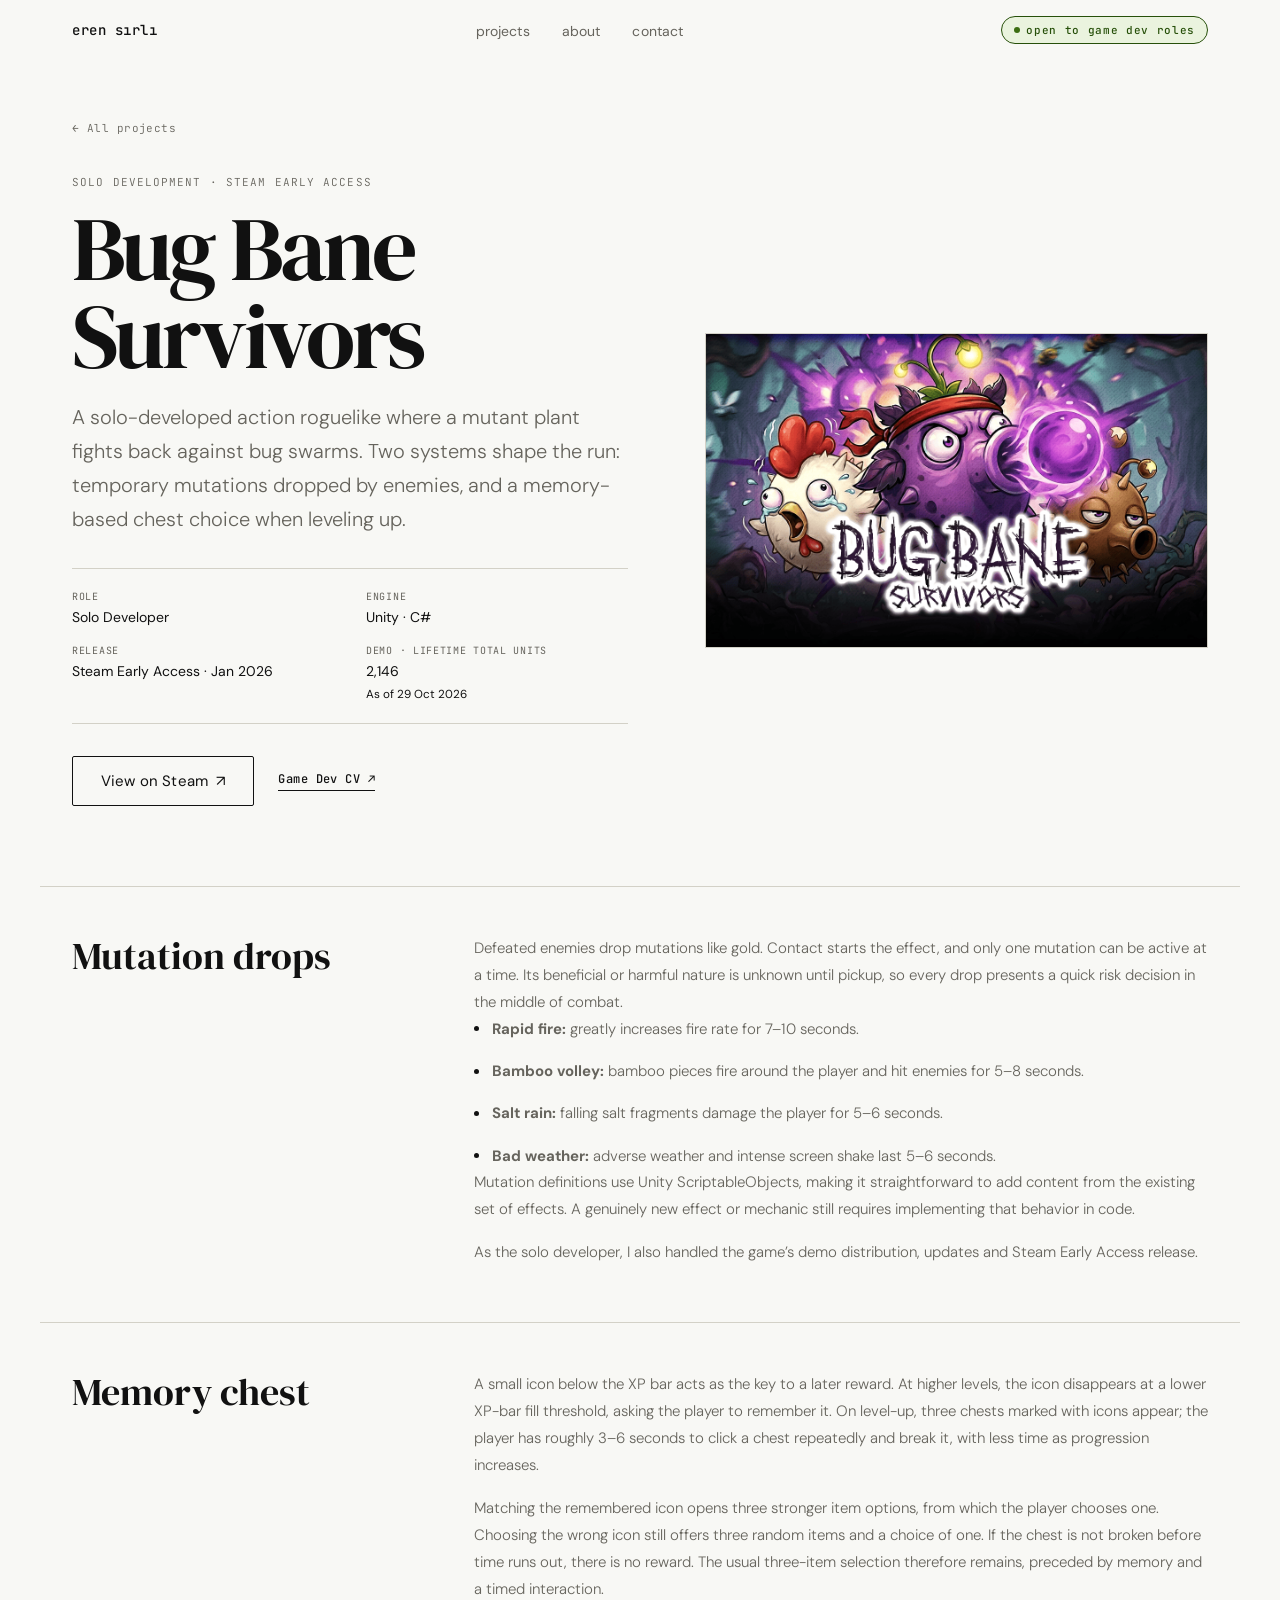
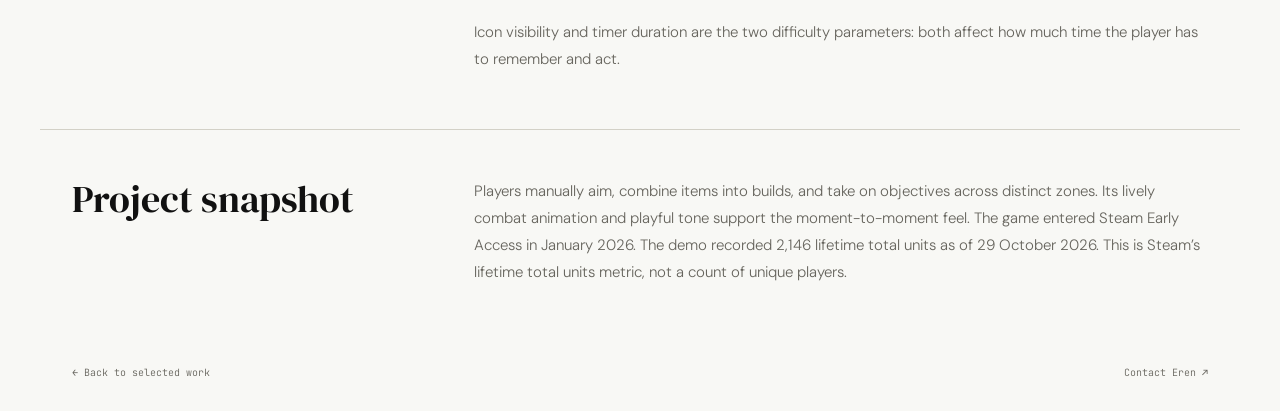
<file: projects/bug-bane.html>
<!DOCTYPE html>
<html lang="en"><head>
<meta charset="UTF-8"><meta name="viewport" content="width=device-width, initial-scale=1">
<meta name="description" content="Bug Bane Survivors is a solo Unity action roguelike by Eren Sırlı, featuring ScriptableObject-defined enemy drops and a timed memory-chest level-up choice.">
<meta name="theme-color" content="#F8F8F5"><meta property="og:type" content="article"><meta property="og:title" content="Bug Bane Survivors — Eren Sırlı"><meta property="og:description" content="A solo-developed action roguelike with temporary mutations, ScriptableObject content definitions and a memory-chest reward interaction."><meta property="og:image" content="https://sirlieren.github.io/assets/images/project1.png">
<link rel="canonical" href="https://sirlieren.github.io/projects/bug-bane.html">
<link rel="preconnect" href="https://fonts.googleapis.com"><link rel="preconnect" href="https://fonts.gstatic.com" crossorigin><link href="https://fonts.googleapis.com/css2?family=DM+Serif+Display:ital@0;1&family=DM+Sans:opsz,wght@9..40,300;9..40,400;9..40,500&family=JetBrains+Mono:wght@400;500&display=swap" rel="stylesheet">
<link rel="stylesheet" href="../css/style.css?v=00812410"><link rel="stylesheet" href="../css/project-detail.css"><title>Bug Bane Survivors — Eren Sırlı</title>
    <link rel="stylesheet" href="../css/motion.css?v=1b793032">
</head><body><nav id="navbar" aria-label="Primary navigation"><div class="nav-inner"><a href="../index.html#home" class="nav-logo">eren sırlı</a><ul class="nav-links"><li><a href="../index.html#projects">projects</a></li><li><a href="../index.html#about">about</a></li><li><a href="../index.html#contact">contact</a></li></ul><a href="../index.html#contact" class="nav-pill"><span class="pill-dot"></span><span>open to game dev roles</span></a></div></nav>
<main class="project-main"><header class="case-hero"><a class="case-back" href="../index.html#projects">← All projects</a><div class="case-hero-grid"><div class="case-hero-copy"><span class="case-eyebrow">Solo development · Steam Early Access</span><h1 class="case-title">Bug Bane<br>Survivors</h1><p class="case-lede">A solo-developed action roguelike where a mutant plant fights back against bug swarms. Two systems shape the run: temporary mutations dropped by enemies, and a memory-based chest choice when leveling up.</p><div class="case-facts"><div class="case-fact"><span>Role</span>Solo Developer</div><div class="case-fact"><span>Engine</span>Unity · C#</div><div class="case-fact"><span>Release</span>Steam Early Access · Jan 2026</div><div class="case-fact"><span>Demo · lifetime total units</span>2,146<br><small>As of <time datetime="2026-10-29">29 Oct 2026</time></small></div></div><div class="case-actions"><a class="cta" href="https://store.steampowered.com/app/3830770/Bug_Bane_Survivors/" target="_blank" rel="noopener noreferrer"><span>View on Steam</span><span class="cta-arrow">↗</span></a><a class="text-link" href="../assets/images/01ErenSirliResumeGD.pdf" target="_blank" rel="noopener noreferrer">Game Dev CV ↗</a></div></div><div class="case-hero-media"><a class="case-cover" href="https://store.steampowered.com/app/3830770/Bug_Bane_Survivors/" target="_blank" rel="noopener noreferrer"><img src="../assets/images/project1.png" alt="Bug Bane Survivors Steam artwork"></a></div></div></header>
<section class="case-section"><div class="case-section-grid"><h2>Mutation drops</h2><div class="case-copy"><p>Defeated enemies drop mutations like gold. Contact starts the effect, and only one mutation can be active at a time. Its beneficial or harmful nature is unknown until pickup, so every drop presents a quick risk decision in the middle of combat.</p><ul class="case-list"><li><strong>Rapid fire:</strong> greatly increases fire rate for 7–10 seconds.</li><li><strong>Bamboo volley:</strong> bamboo pieces fire around the player and hit enemies for 5–8 seconds.</li><li><strong>Salt rain:</strong> falling salt fragments damage the player for 5–6 seconds.</li><li><strong>Bad weather:</strong> adverse weather and intense screen shake last 5–6 seconds.</li></ul><p>Mutation definitions use Unity ScriptableObjects, making it straightforward to add content from the existing set of effects. A genuinely new effect or mechanic still requires implementing that behavior in code.</p><p>As the solo developer, I also handled the game’s demo distribution, updates and Steam Early Access release.</p></div></div></section>
<section class="case-section"><div class="case-section-grid"><h2>Memory chest</h2><div class="case-copy"><p>A small icon below the XP bar acts as the key to a later reward. At higher levels, the icon disappears at a lower XP-bar fill threshold, asking the player to remember it. On level-up, three chests marked with icons appear; the player has roughly 3–6 seconds to click a chest repeatedly and break it, with less time as progression increases.</p><p>Matching the remembered icon opens three stronger item options, from which the player chooses one. Choosing the wrong icon still offers three random items and a choice of one. If the chest is not broken before time runs out, there is no reward. The usual three-item selection therefore remains, preceded by memory and a timed interaction.</p><p>Icon visibility and timer duration are the two difficulty parameters: both affect how much time the player has to remember and act.</p></div></div></section>
<section class="case-section"><div class="case-section-grid"><h2>Project snapshot</h2><div class="case-copy"><p>Players manually aim, combine items into builds, and take on objectives across distinct zones. Its lively combat animation and playful tone support the moment-to-moment feel. The game entered Steam Early Access in January 2026. The demo recorded 2,146 lifetime total units as of 29 October 2026. This is Steam’s lifetime total units metric, not a count of unique players.</p></div></div></section>
</main><footer class="case-footer"><a href="../index.html#projects">← Back to selected work</a><a href="../index.html#contact">Contact Eren ↗</a></footer><script src="../js/motion.js?v=b4913215"></script></body></html>
</file>
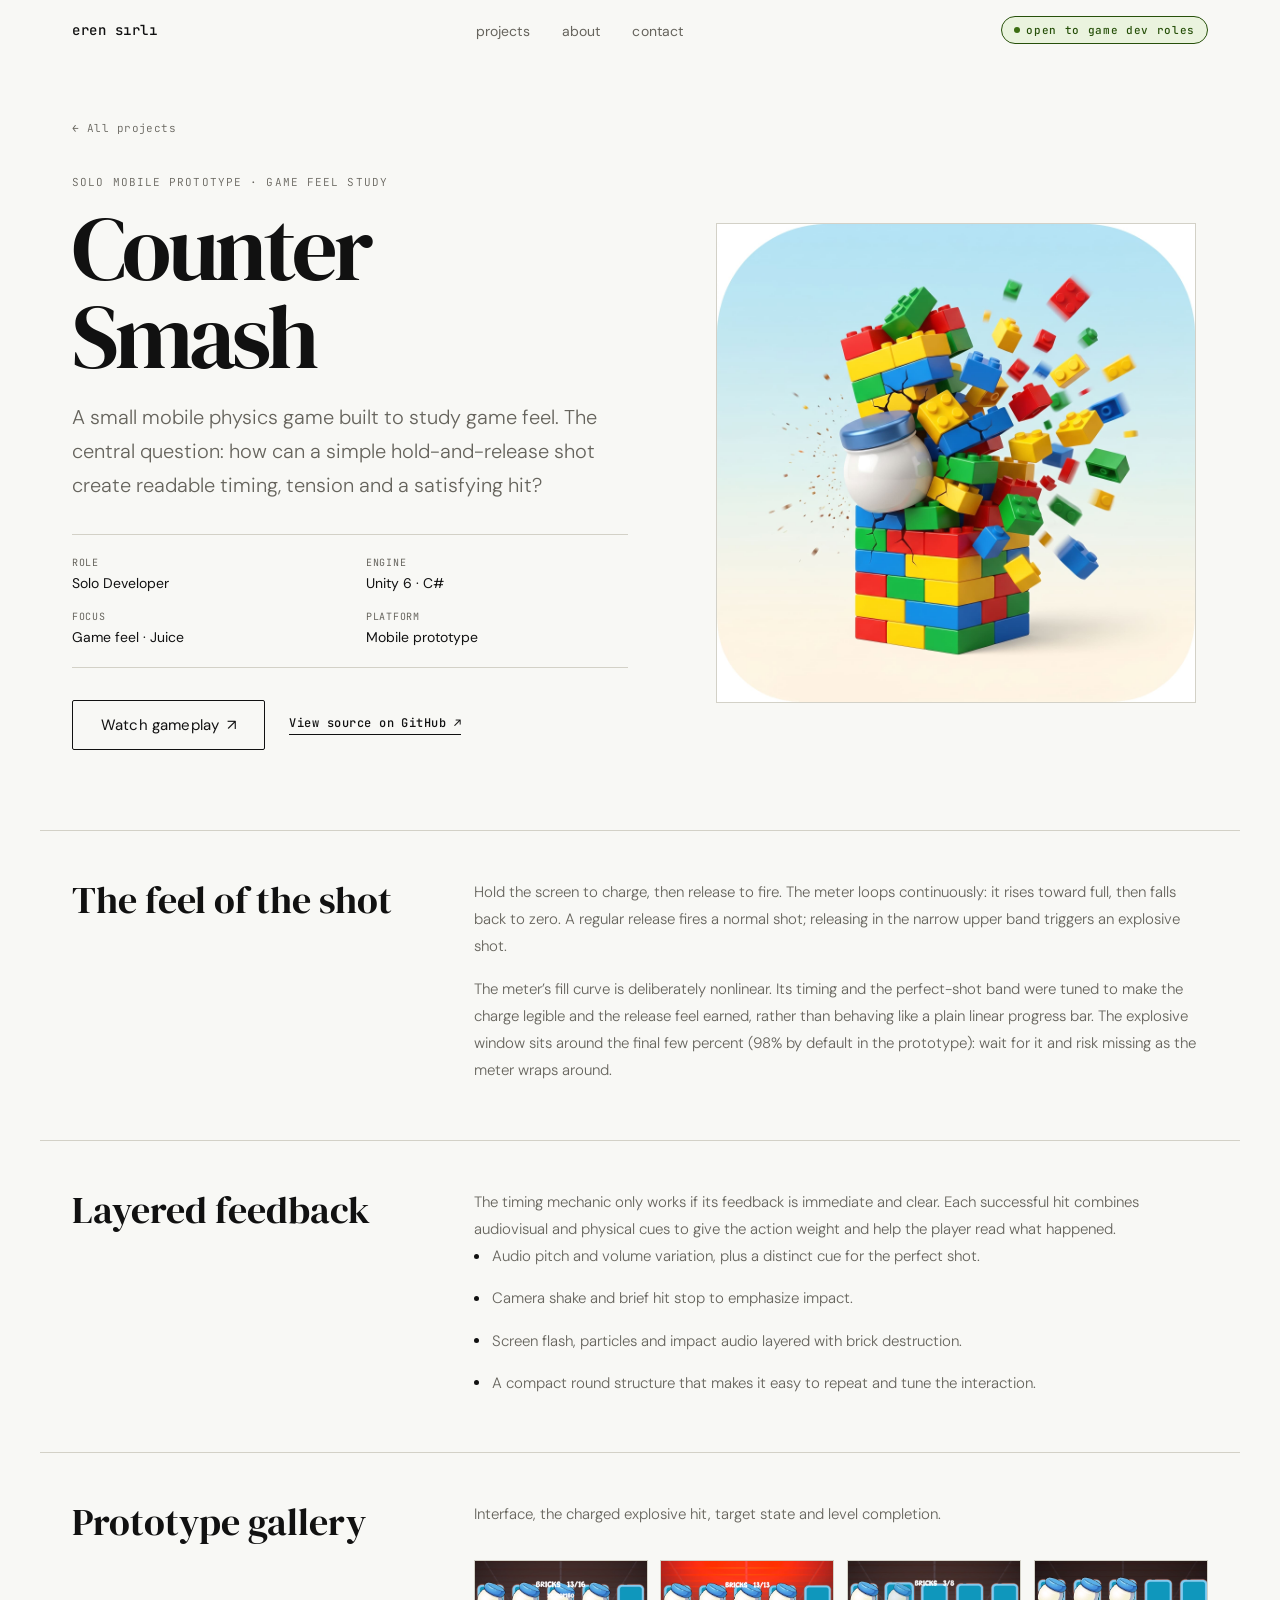
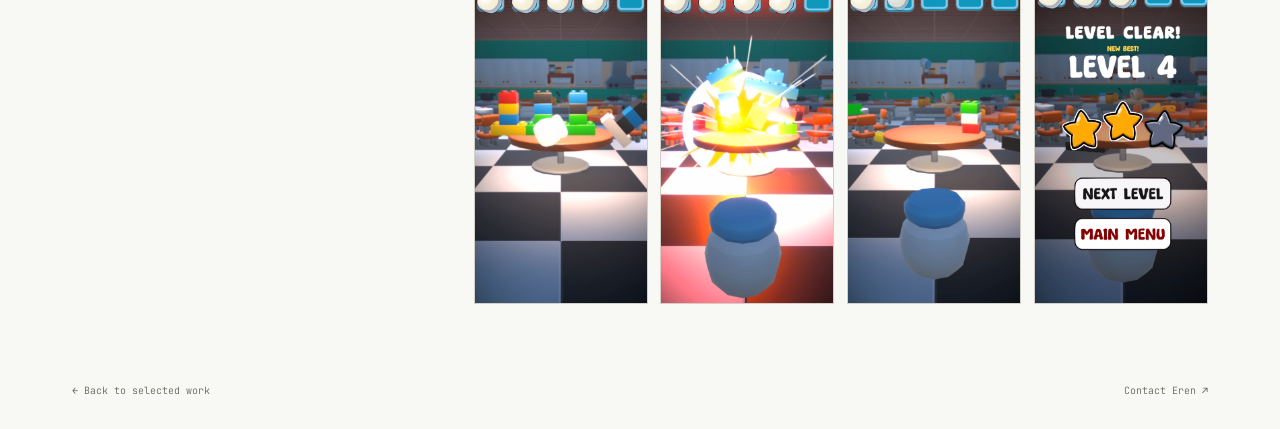
<file: projects/counter-smash.html>
<!DOCTYPE html>
<html lang="en"><head>
<meta charset="UTF-8"><meta name="viewport" content="width=device-width, initial-scale=1">
<meta name="description" content="Counter Smash is Eren Sırlı’s solo Unity 6 mobile prototype exploring game feel through a looping charge meter, high-risk explosive shots and responsive feedback.">
<meta name="theme-color" content="#F8F8F5"><meta property="og:type" content="article"><meta property="og:title" content="Counter Smash — Eren Sırlı"><meta property="og:description" content="A solo mobile prototype focused on game feel: charge timing, tension and tactile impact feedback."><meta property="og:image" content="https://sirlieren.github.io/assets/images/counter-smash/icon.jpeg">
<link rel="canonical" href="https://sirlieren.github.io/projects/counter-smash.html">
<link rel="preconnect" href="https://fonts.googleapis.com"><link rel="preconnect" href="https://fonts.gstatic.com" crossorigin><link href="https://fonts.googleapis.com/css2?family=DM+Serif+Display:ital@0;1&family=DM+Sans:opsz,wght@0,300;0,400;0,500&family=JetBrains+Mono:wght@400;500&display=swap" rel="stylesheet">
<link rel="stylesheet" href="../css/style.css?v=00812410"><link rel="stylesheet" href="../css/project-detail.css"><title>Counter Smash — Eren Sırlı</title>
    <link rel="stylesheet" href="../css/motion.css?v=1b793032">
</head><body><nav id="navbar" aria-label="Primary navigation"><div class="nav-inner"><a href="../index.html#home" class="nav-logo">eren sırlı</a><ul class="nav-links"><li><a href="../index.html#projects">projects</a></li><li><a href="../index.html#about">about</a></li><li><a href="../index.html#contact">contact</a></li></ul><a href="../index.html#contact" class="nav-pill"><span class="pill-dot"></span><span>open to game dev roles</span></a></div></nav>
<main class="project-main"><header class="case-hero"><a class="case-back" href="../index.html#projects">← All projects</a><div class="case-hero-grid"><div class="case-hero-copy"><span class="case-eyebrow">Solo mobile prototype · Game feel study</span><h1 class="case-title">Counter<br>Smash</h1><p class="case-lede">A small mobile physics game built to study game feel. The central question: how can a simple hold-and-release shot create readable timing, tension and a satisfying hit?</p><div class="case-facts"><div class="case-fact"><span>Role</span>Solo Developer</div><div class="case-fact"><span>Engine</span>Unity 6 · C#</div><div class="case-fact"><span>Focus</span>Game feel · Juice</div><div class="case-fact"><span>Platform</span>Mobile prototype</div></div><div class="case-actions"><a class="cta" href="https://www.youtube.com/shorts/d7HCrYggvNI" target="_blank" rel="noopener noreferrer"><span>Watch gameplay</span><span class="cta-arrow">↗</span></a><a class="text-link" href="https://github.com/sirlieren/Toy-Room-Smash" target="_blank" rel="noopener noreferrer">View source on GitHub ↗</a></div></div><div class="case-hero-media"><div class="case-cover" style="aspect-ratio:1;max-width:480px;margin:0 auto"><img src="../assets/images/counter-smash/icon.jpeg" alt="Counter Smash game icon: a ball smashing a colorful brick tower"></div></div></div></header>
<section class="case-section"><div class="case-section-grid"><h2>The feel of the shot</h2><div class="case-copy"><p>Hold the screen to charge, then release to fire. The meter loops continuously: it rises toward full, then falls back to zero. A regular release fires a normal shot; releasing in the narrow upper band triggers an explosive shot.</p><p>The meter’s fill curve is deliberately nonlinear. Its timing and the perfect-shot band were tuned to make the charge legible and the release feel earned, rather than behaving like a plain linear progress bar. The explosive window sits around the final few percent (98% by default in the prototype): wait for it and risk missing as the meter wraps around.</p></div></div></section>
<section class="case-section"><div class="case-section-grid"><h2>Layered feedback</h2><div class="case-copy"><p>The timing mechanic only works if its feedback is immediate and clear. Each successful hit combines audiovisual and physical cues to give the action weight and help the player read what happened.</p><ul class="case-list"><li>Audio pitch and volume variation, plus a distinct cue for the perfect shot.</li><li>Camera shake and brief hit stop to emphasize impact.</li><li>Screen flash, particles and impact audio layered with brick destruction.</li><li>A compact round structure that makes it easy to repeat and tune the interaction.</li></ul></div></div></section>
<section class="case-section"><div class="case-section-grid"><h2>Prototype gallery</h2><div class="case-copy"><p>Interface, the charged explosive hit, target state and level completion.</p><div class="case-gallery"><figure><img src="../assets/images/counter-smash/ss1.png" alt="Counter Smash setup and charge meter" loading="lazy"><figcaption>Setup and charge UI</figcaption></figure><figure><img src="../assets/images/counter-smash/ss2.png" alt="Explosive shot impact" loading="lazy"><figcaption>Explosive shot feedback</figcaption></figure><figure><img src="../assets/images/counter-smash/ss3.png" alt="Brick target gameplay" loading="lazy"><figcaption>Target destruction</figcaption></figure><figure><img src="../assets/images/counter-smash/ss4.png" alt="Counter Smash level cleared" loading="lazy"><figcaption>Level complete</figcaption></figure></div></div></div></section>
</main><footer class="case-footer"><a href="../index.html#projects">← Back to selected work</a><a href="../index.html#contact">Contact Eren ↗</a></footer><script src="../js/motion.js?v=b4913215"></script></body></html>
</file>
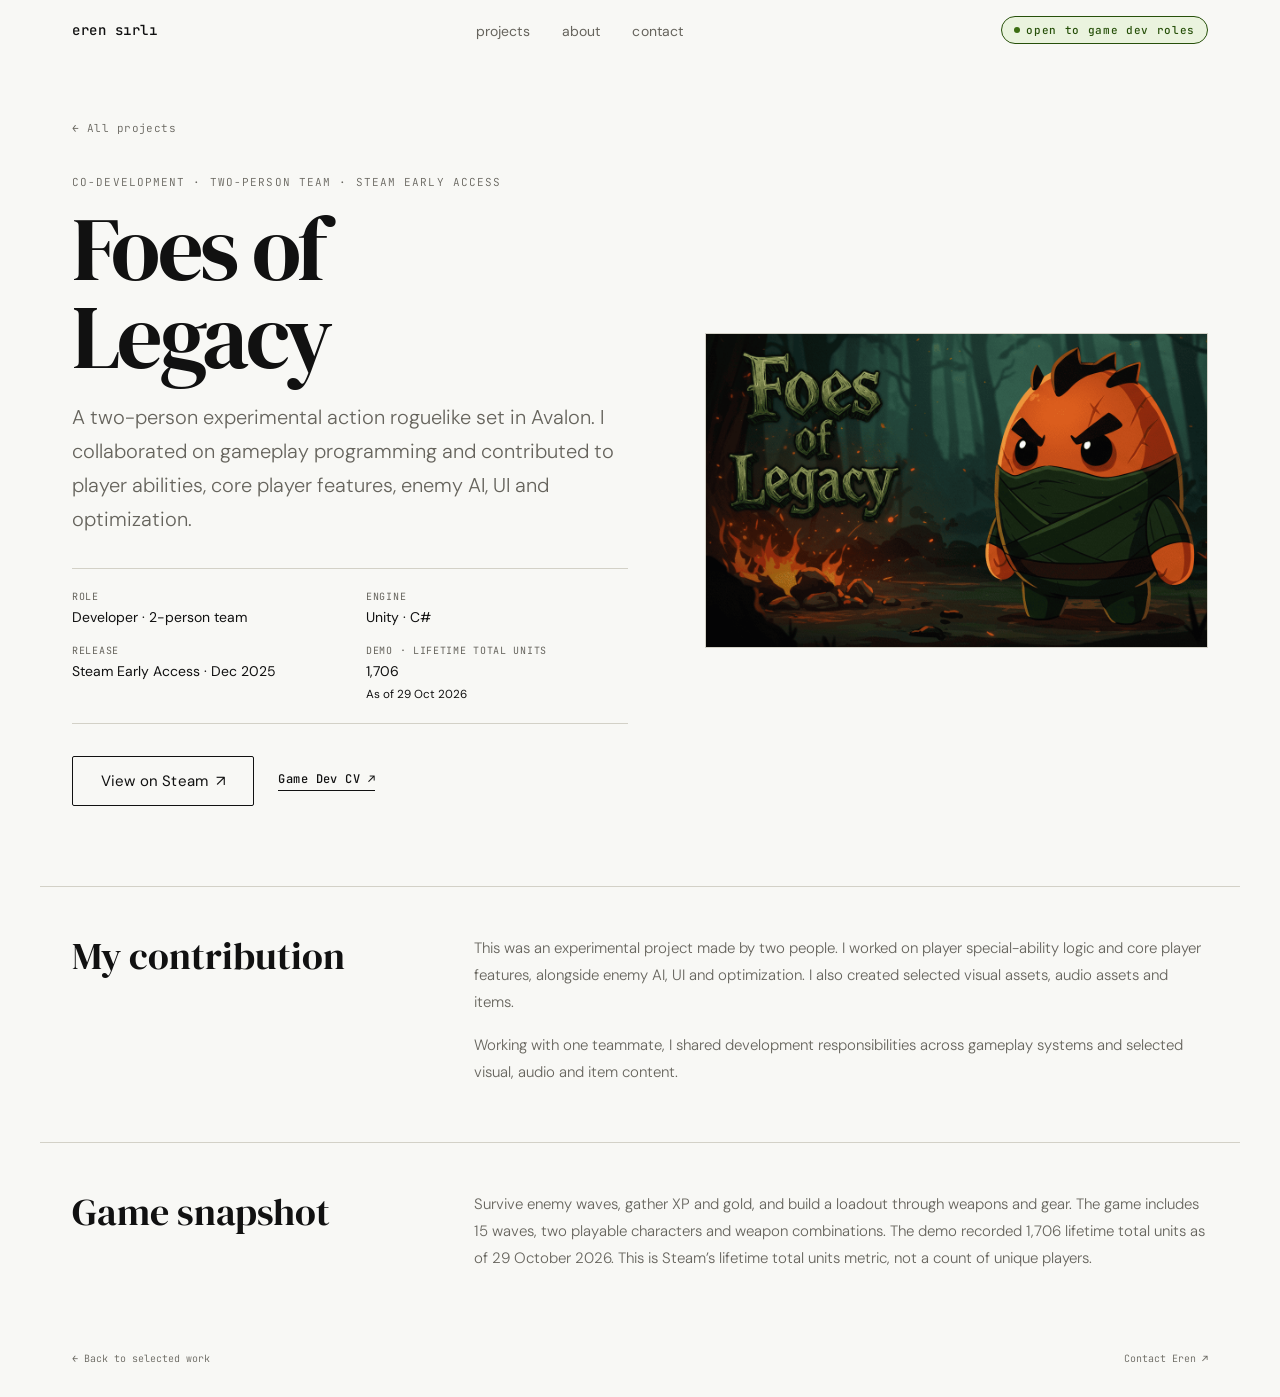
<file: projects/foes-of-legacy.html>
<!DOCTYPE html>
<html lang="en"><head>
<meta charset="UTF-8"><meta name="viewport" content="width=device-width, initial-scale=1">
<meta name="description" content="Foes of Legacy Survivors: a two-person Unity game project. Eren Sırlı contributed to player abilities, core player features, enemy AI, UI, optimization, and selected visual, audio, and item assets.">
<meta name="theme-color" content="#F8F8F5"><meta property="og:type" content="article"><meta property="og:title" content="Foes of Legacy: Survivors — Eren Sırlı"><meta property="og:description" content="A two-person team project spanning player abilities, enemy AI, UI, optimization and selected content creation."><meta property="og:image" content="https://sirlieren.github.io/assets/images/project4.png">
<link rel="canonical" href="https://sirlieren.github.io/projects/foes-of-legacy.html">
<link rel="preconnect" href="https://fonts.googleapis.com"><link rel="preconnect" href="https://fonts.gstatic.com" crossorigin><link href="https://fonts.googleapis.com/css2?family=DM+Serif+Display:ital@0;1&family=DM+Sans:opsz,wght@0,300;0,400;0,500&family=JetBrains+Mono:wght@400;500&display=swap" rel="stylesheet">
<link rel="stylesheet" href="../css/style.css?v=00812410"><link rel="stylesheet" href="../css/project-detail.css"><title>Foes of Legacy: Survivors — Eren Sırlı</title>
    <link rel="stylesheet" href="../css/motion.css?v=1b793032">
</head><body><nav id="navbar" aria-label="Primary navigation"><div class="nav-inner"><a href="../index.html#home" class="nav-logo">eren sırlı</a><ul class="nav-links"><li><a href="../index.html#projects">projects</a></li><li><a href="../index.html#about">about</a></li><li><a href="../index.html#contact">contact</a></li></ul><a href="../index.html#contact" class="nav-pill"><span class="pill-dot"></span><span>open to game dev roles</span></a></div></nav>
<main class="project-main"><header class="case-hero"><a class="case-back" href="../index.html#projects">← All projects</a><div class="case-hero-grid"><div class="case-hero-copy"><span class="case-eyebrow">Co-development · Two-person team · Steam Early Access</span><h1 class="case-title">Foes of<br>Legacy</h1><p class="case-lede">A two-person experimental action roguelike set in Avalon. I collaborated on gameplay programming and contributed to player abilities, core player features, enemy AI, UI and optimization.</p><div class="case-facts"><div class="case-fact"><span>Role</span>Developer · 2-person team</div><div class="case-fact"><span>Engine</span>Unity · C#</div><div class="case-fact"><span>Release</span>Steam Early Access · Dec 2025</div><div class="case-fact"><span>Demo · lifetime total units</span>1,706<br><small>As of <time datetime="2026-10-29">29 Oct 2026</time></small></div></div><div class="case-actions"><a class="cta" href="https://store.steampowered.com/app/3976130/Foes_of_Legacy_Survivors/" target="_blank" rel="noopener noreferrer"><span>View on Steam</span><span class="cta-arrow">↗</span></a><a class="text-link" href="../assets/images/01ErenSirliResumeGD.pdf" target="_blank" rel="noopener noreferrer">Game Dev CV ↗</a></div></div><div class="case-hero-media"><a class="case-cover" href="https://store.steampowered.com/app/3976130/Foes_of_Legacy_Survivors/" target="_blank" rel="noopener noreferrer"><img src="../assets/images/project4.png" alt="Foes of Legacy Survivors Steam artwork"></a></div></div></header>
<section class="case-section"><div class="case-section-grid"><h2>My contribution</h2><div class="case-copy"><p>This was an experimental project made by two people. I worked on player special-ability logic and core player features, alongside enemy AI, UI and optimization. I also created selected visual assets, audio assets and items.</p><p>Working with one teammate, I shared development responsibilities across gameplay systems and selected visual, audio and item content.</p></div></div></section>
<section class="case-section"><div class="case-section-grid"><h2>Game snapshot</h2><div class="case-copy"><p>Survive enemy waves, gather XP and gold, and build a loadout through weapons and gear. The game includes 15 waves, two playable characters and weapon combinations. The demo recorded 1,706 lifetime total units as of 29 October 2026. This is Steam’s lifetime total units metric, not a count of unique players.</p></div></div></section>
</main><footer class="case-footer"><a href="../index.html#projects">← Back to selected work</a><a href="../index.html#contact">Contact Eren ↗</a></footer><script src="../js/motion.js?v=b4913215"></script></body></html>
</file>
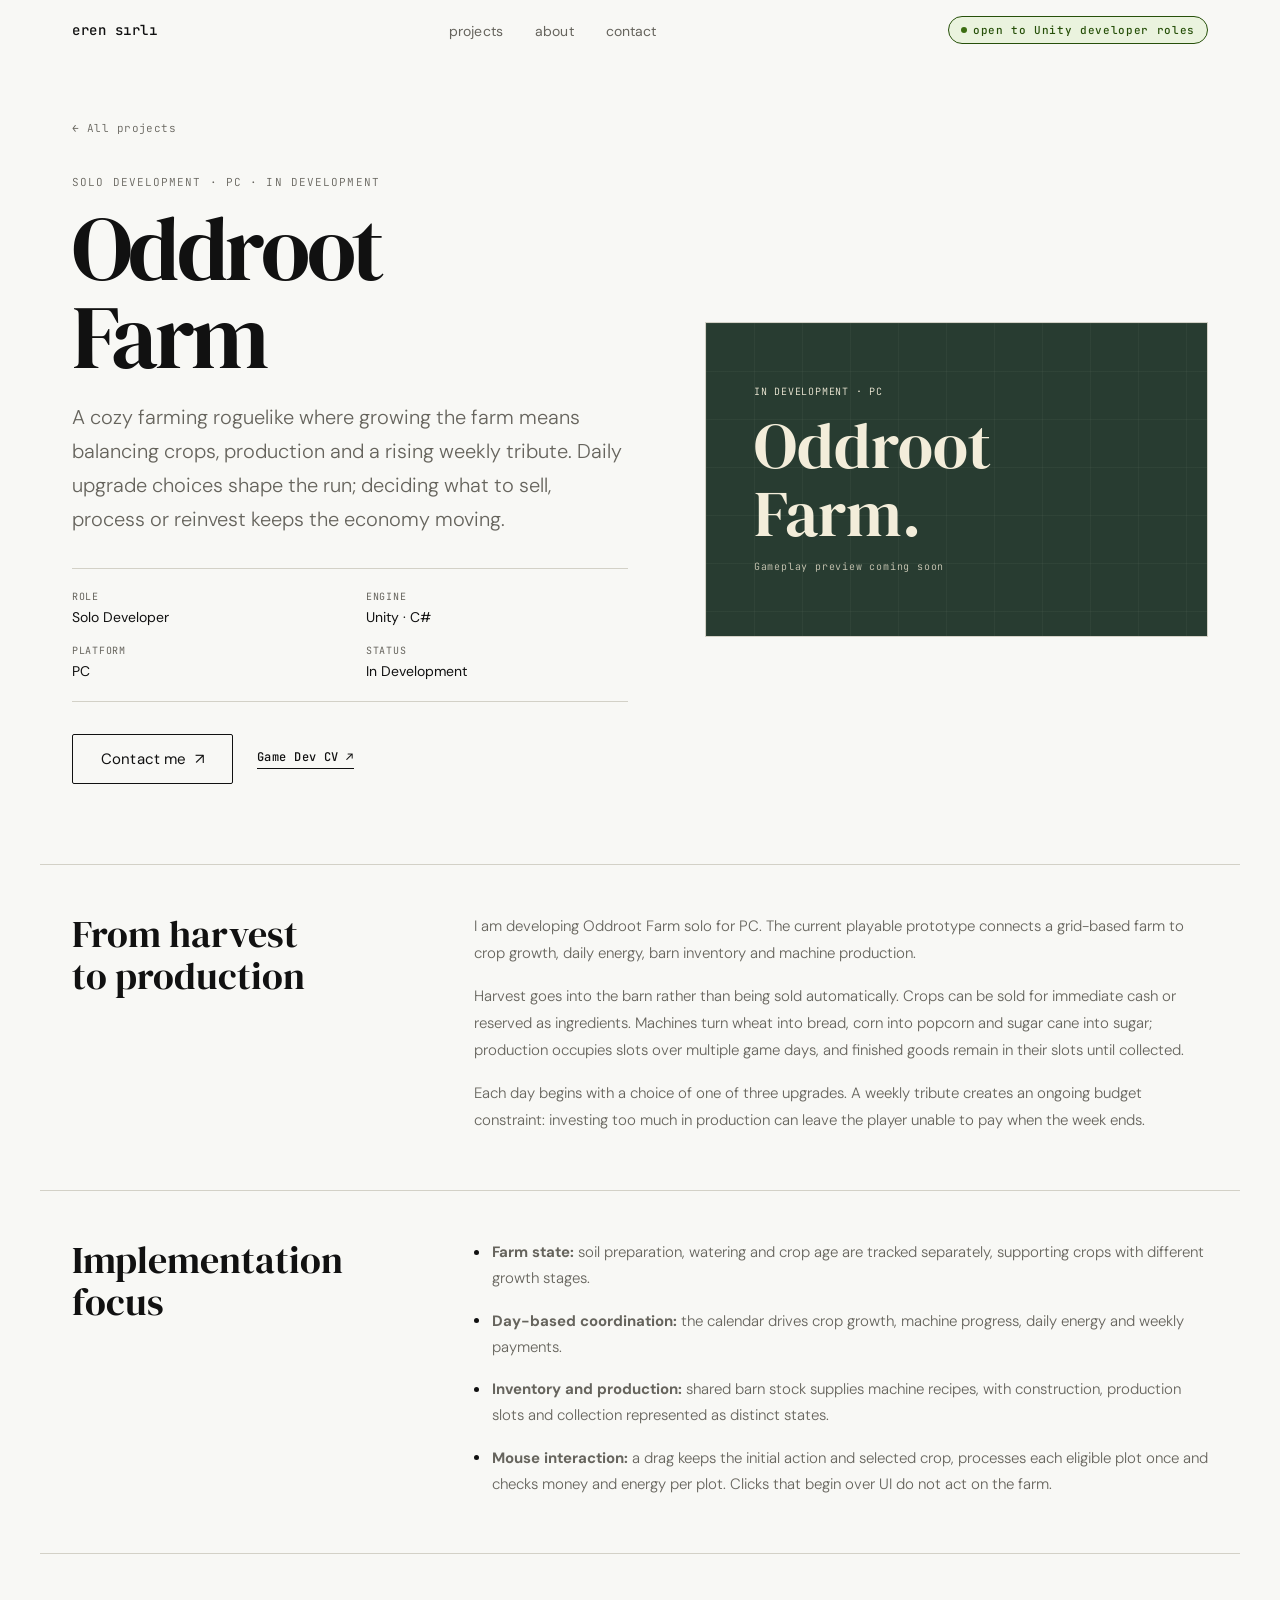
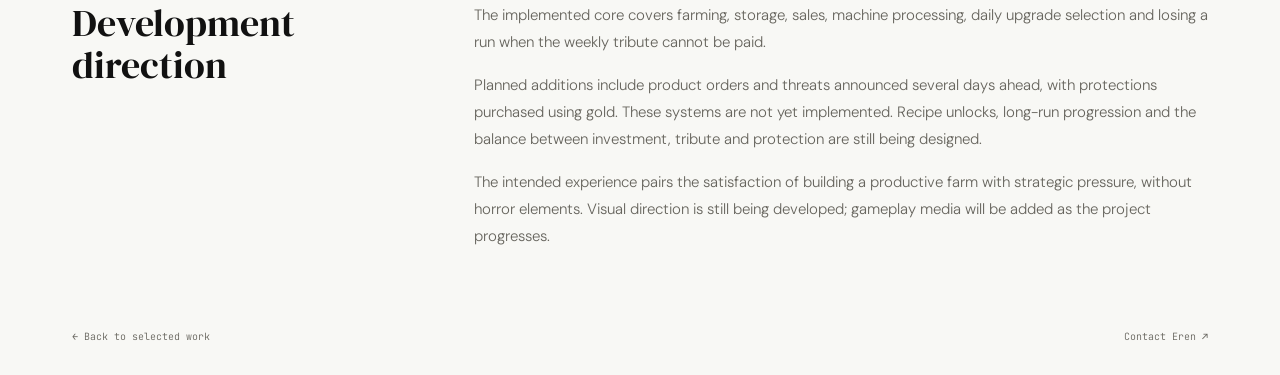
<file: projects/oddroot-farm.html>
<!DOCTYPE html>
<html lang="en">
<head>
    <meta charset="UTF-8">
    <meta name="viewport" content="width=device-width, initial-scale=1">
    <title>Oddroot Farm — Eren Sırlı</title>
    <meta name="description" content="Oddroot Farm is Eren Sırlı’s solo Unity PC game in development, combining cozy farming, machine production and daily roguelike upgrade choices.">
    <meta name="theme-color" content="#F8F8F5">
    <meta property="og:type" content="article">
    <meta property="og:title" content="Oddroot Farm — Eren Sırlı">
    <meta property="og:description" content="A solo PC farming roguelike in development: crops, production chains, daily upgrades and a rising weekly tribute.">
    <link rel="canonical" href="https://sirlieren.github.io/projects/oddroot-farm.html">
    <link rel="preconnect" href="https://fonts.googleapis.com">
    <link rel="preconnect" href="https://fonts.gstatic.com" crossorigin>
    <link href="https://fonts.googleapis.com/css2?family=DM+Serif+Display:ital@0;1&amp;family=DM+Sans:opsz,wght@9..40,300;9..40,400;9..40,500&amp;family=JetBrains+Mono:wght@400;500&amp;display=swap" rel="stylesheet">
    <link rel="stylesheet" href="../css/style.css?v=00812410">
    <link rel="stylesheet" href="../css/project-detail.css">
    <link rel="stylesheet" href="../css/oddroot.css?v=1">
    <link rel="stylesheet" href="../css/motion.css?v=1b793032">
</head>
<body>
<nav id="navbar" aria-label="Primary navigation"><div class="nav-inner"><a href="../index.html#home" class="nav-logo">eren sırlı</a><ul class="nav-links"><li><a href="../index.html#projects">projects</a></li><li><a href="../index.html#about">about</a></li><li><a href="../index.html#contact">contact</a></li></ul><a href="../index.html#contact" class="nav-pill"><span class="pill-dot"></span><span>open to Unity developer roles</span></a></div></nav>

<main class="project-main">
    <header class="case-hero">
        <a class="case-back" href="../index.html#projects">← All projects</a>
        <div class="case-hero-grid">
            <div class="case-hero-copy">
                <span class="case-eyebrow">Solo development · PC · In development</span>
                <h1 class="case-title">Oddroot<br>Farm</h1>
                <p class="case-lede">A cozy farming roguelike where growing the farm means balancing crops, production and a rising weekly tribute. Daily upgrade choices shape the run; deciding what to sell, process or reinvest keeps the economy moving.</p>
                <div class="case-facts">
                    <div class="case-fact"><span>Role</span>Solo Developer</div>
                    <div class="case-fact"><span>Engine</span>Unity · C#</div>
                    <div class="case-fact"><span>Platform</span>PC</div>
                    <div class="case-fact"><span>Status</span>In Development</div>
                </div>
                <div class="case-actions">
                    <a class="cta" href="../index.html#contact"><span>Contact me</span><span class="cta-arrow" aria-hidden="true">↗</span></a>
                    <a class="text-link" href="../assets/images/01ErenSirliResumeGD.pdf" target="_blank" rel="noopener noreferrer">Game Dev CV ↗</a>
                </div>
            </div>
            <div class="case-hero-media"><div class="case-cover oddroot-hero-cover"><div class="oddroot-cover"><span class="oddroot-cover-label">IN DEVELOPMENT · PC</span><span class="oddroot-cover-name">Oddroot<br>Farm.</span><span class="oddroot-cover-note">Gameplay preview coming soon</span></div></div></div>
        </div>
    </header>
    <section class="case-section">
        <div class="case-section-grid"><h2>From harvest<br>to production</h2><div class="case-copy">
            <p>I am developing Oddroot Farm solo for PC. The current playable prototype connects a grid-based farm to crop growth, daily energy, barn inventory and machine production.</p>
            <p>Harvest goes into the barn rather than being sold automatically. Crops can be sold for immediate cash or reserved as ingredients. Machines turn wheat into bread, corn into popcorn and sugar cane into sugar; production occupies slots over multiple game days, and finished goods remain in their slots until collected.</p>
            <p>Each day begins with a choice of one of three upgrades. A weekly tribute creates an ongoing budget constraint: investing too much in production can leave the player unable to pay when the week ends.</p>
        </div></div>
    </section>
    <section class="case-section">
        <div class="case-section-grid"><h2>Implementation<br>focus</h2><div class="case-copy">
            <ul class="case-list">
                <li><strong>Farm state:</strong> soil preparation, watering and crop age are tracked separately, supporting crops with different growth stages.</li>
                <li><strong>Day-based coordination:</strong> the calendar drives crop growth, machine progress, daily energy and weekly payments.</li>
                <li><strong>Inventory and production:</strong> shared barn stock supplies machine recipes, with construction, production slots and collection represented as distinct states.</li>
                <li><strong>Mouse interaction:</strong> a drag keeps the initial action and selected crop, processes each eligible plot once and checks money and energy per plot. Clicks that begin over UI do not act on the farm.</li>
            </ul>
        </div></div>
    </section>
    <section class="case-section">
        <div class="case-section-grid"><h2>Development<br>direction</h2><div class="case-copy">
            <p>The implemented core covers farming, storage, sales, machine processing, daily upgrade selection and losing a run when the weekly tribute cannot be paid.</p>
            <p>Planned additions include product orders and threats announced several days ahead, with protections purchased using gold. These systems are not yet implemented. Recipe unlocks, long-run progression and the balance between investment, tribute and protection are still being designed.</p>
            <p>The intended experience pairs the satisfaction of building a productive farm with strategic pressure, without horror elements. Visual direction is still being developed; gameplay media will be added as the project progresses.</p>
        </div></div>
    </section>
</main>
<footer class="case-footer"><a href="../index.html#projects">← Back to selected work</a><a href="../index.html#contact">Contact Eren ↗</a></footer><script src="../js/motion.js?v=b4913215"></script></body></html>
</file>
<file: css/style.css>
/* =========================================
   TOKENS
   ========================================= */
:root {
    --white: #F8F8F5;
    --black: #111111;
    --gray-1: #66645D;
    --gray-2: #D3D1C7;
    --gray-3: #EBEBEA;
    --accent: #378ADD;
    --dark-bg: #111111;
    --dark-text: #F8F8F5;
    --dark-muted: rgba(248, 248, 245, 0.72);
    --serif: 'DM Serif Display', Georgia, serif;
    --sans: 'DM Sans', system-ui, sans-serif;
    --mono: 'JetBrains Mono', monospace;
    --nav-h: 60px;
    --ease: cubic-bezier(0.25, 0.1, 0.25, 1);
    --ease-out: cubic-bezier(0.0, 0.0, 0.2, 1);
}

/* =========================================
   RESET
   ========================================= */
*,
*::before,
*::after {
    box-sizing: border-box;
    margin: 0;
    padding: 0;
}

html {
    scroll-behavior: smooth;
    font-size: 16px;
}

body {
    font-family: var(--sans);
    font-weight: 300;
    background: var(--white);
    color: var(--black);
    -webkit-font-smoothing: antialiased;
    overflow-x: hidden;
}

img {
    display: block;
    width: 100%;
    height: 100%;
    object-fit: cover;
}

a {
    text-decoration: none;
    color: inherit;
}

ul {
    list-style: none;
}

button {
    background: none;
    border: none;
    cursor: pointer;
    font-family: inherit;
}

:focus-visible {
    outline: 2px solid var(--accent);
    outline-offset: 4px;
}

/* =========================================
   NAV
   ========================================= */
#navbar {
    position: fixed;
    top: 0;
    left: 0;
    right: 0;
    z-index: 100;
    transition: background 0.4s var(--ease), backdrop-filter 0.4s var(--ease), border-color 0.4s var(--ease);
    border-bottom: 1px solid transparent;
}

#navbar.scrolled {
    background: rgba(248, 248, 245, 0.82);
    backdrop-filter: blur(20px) saturate(1.4);
    -webkit-backdrop-filter: blur(20px) saturate(1.4);
    border-color: var(--gray-2);
}

.nav-inner {
    max-width: 1200px;
    margin: 0 auto;
    padding: 0 2rem;
    height: var(--nav-h);
    display: flex;
    align-items: center;
    gap: 2rem;
}

.nav-logo {
    font-family: var(--mono);
    font-size: 14px;
    font-weight: 500;
    letter-spacing: 0.04em;
    color: var(--black);
    flex-shrink: 0;
}

.nav-links {
    display: flex;
    gap: 2rem;
    margin: 0 auto;
}

.nav-links a {
    font-size: 14px;
    font-weight: 400;
    color: var(--gray-1);
    letter-spacing: 0.01em;
    transition: color 0.2s;
    position: relative;
}

.nav-links a::after {
    content: '';
    position: absolute;
    bottom: -2px;
    left: 0;
    width: 0;
    height: 1px;
    background: var(--black);
    transition: width 0.25s var(--ease);
}

.nav-links a:hover {
    color: var(--black);
}

.nav-links a:hover::after {
    width: 100%;
}

.nav-links a.active {
    color: var(--black);
}

.nav-links a.active::after {
    width: 100%;
}

.nav-pill {
    display: flex;
    align-items: center;
    gap: 6px;
    font-family: var(--mono);
    font-size: 11px;
    font-weight: 500;
    letter-spacing: 0.06em;
    padding: 6px 12px;
    border-radius: 20px;
    border: 1px solid #27500A;
    color: #27500A;
    background: #EAF3DE;
    white-space: nowrap;
    transition: transform 0.2s;
    flex-shrink: 0;
}

.nav-pill:hover {
    transform: scale(1.03);
}

.pill-dot {
    width: 6px;
    height: 6px;
    border-radius: 50%;
    background: #3B6D11;
    animation: pulse 2.5s ease-in-out infinite;
}

@keyframes pulse {

    0%,
    100% {
        opacity: 1;
        transform: scale(1);
    }

    50% {
        opacity: 0.5;
        transform: scale(0.8);
    }
}

/* Burger */
.burger {
    display: none;
    flex-direction: column;
    gap: 5px;
    padding: 4px;
    margin-left: auto;
}

.burger span {
    display: block;
    width: 22px;
    height: 1.5px;
    background: var(--black);
    transition: transform 0.3s var(--ease), opacity 0.3s;
}

.burger.open span:first-child {
    transform: translateY(6.5px) rotate(45deg);
}

.burger.open span:last-child {
    transform: translateY(-6.5px) rotate(-45deg);
}

/* Mobile menu */
.mobile-menu {
    display: none;
    flex-direction: column;
    padding: 1rem 2rem 1.5rem;
    gap: 1.25rem;
    border-top: 1px solid var(--gray-2);
    background: rgba(248, 248, 245, 0.96);
    backdrop-filter: blur(20px);
}

.mobile-menu a {
    font-size: 18px;
    font-weight: 400;
    color: var(--black);
}

.mobile-menu.open {
    display: flex;
}

/* =========================================
   REVEAL ANIMATION
   ========================================= */
[data-reveal] {
    opacity: 0;
    transform: translateY(28px);
    transition: opacity 0.7s var(--ease-out), transform 0.7s var(--ease-out);
}

[data-reveal][data-delay="1"] {
    transition-delay: 0.1s;
}

[data-reveal][data-delay="2"] {
    transition-delay: 0.2s;
}

[data-reveal][data-delay="3"] {
    transition-delay: 0.3s;
}

[data-reveal][data-delay="4"] {
    transition-delay: 0.4s;
}

[data-reveal][data-delay="5"] {
    transition-delay: 0.5s;
}

[data-reveal].visible {
    opacity: 1;
    transform: translateY(0);
}

/* =========================================
   HERO
   ========================================= */
.hero {
    min-height: 100vh;
    display: flex;
    flex-direction: column;
    justify-content: center;
    padding: calc(var(--nav-h) + 4rem) 2rem 4rem;
    max-width: 1200px;
    margin: 0 auto;
    position: relative;
}

.hero-eyebrow {
    font-family: var(--mono);
    font-size: 12px;
    font-weight: 400;
    letter-spacing: 0.1em;
    color: var(--gray-1);
    text-transform: lowercase;
    margin-bottom: 1.5rem;
}

.hero-name {
    font-family: var(--serif);
    font-size: clamp(72px, 12vw, 140px);
    font-weight: 400;
    line-height: 0.95;
    letter-spacing: -0.02em;
    color: var(--black);
    margin-bottom: 2rem;
}

.hero-sub {
    font-size: clamp(16px, 2vw, 20px);
    font-weight: 300;
    color: var(--gray-1);
    line-height: 1.6;
    max-width: 660px;
    margin-bottom: 2rem;
}

.hero-actions {
    display: flex;
    align-items: center;
    flex-wrap: wrap;
    gap: 1.5rem;
}

.text-link {
    font-family: var(--mono);
    font-size: 12px;
    font-weight: 500;
    letter-spacing: 0.04em;
    border-bottom: 1px solid var(--black);
    padding-bottom: 3px;
}

.hero-proof {
    display: flex;
    flex-wrap: wrap;
    gap: 2rem;
    margin-top: 3.5rem;
}

.hero-proof li {
    display: flex;
    flex-direction: column;
    gap: 3px;
}

.hero-proof strong {
    font-family: var(--serif);
    font-size: 24px;
    font-weight: 400;
    line-height: 1;
}

.hero-proof span {
    font-family: var(--mono);
    font-size: 10px;
    letter-spacing: 0.06em;
    color: var(--gray-1);
}

/* CTA button */
.cta {
    display: inline-flex;
    align-items: center;
    gap: 8px;
    font-size: 15px;
    font-weight: 400;
    padding: 14px 28px;
    border: 1px solid var(--black);
    color: var(--black);
    background: transparent;
    border-radius: 2px;
    letter-spacing: 0.01em;
    transition: background 0.22s var(--ease), color 0.22s var(--ease);
    align-self: flex-start;
}

.cta:hover {
    background: var(--black);
    color: var(--white);
}

.cta--outline {
    margin-top: 2rem;
}

.cta-arrow {
    transition: transform 0.2s var(--ease);
}

.cta:hover .cta-arrow {
    transform: translateX(4px);
}

/* Scroll indicator */
.hero-scroll {
    position: absolute;
    bottom: 3rem;
    left: 2rem;
    display: flex;
    flex-direction: column;
    align-items: center;
    gap: 8px;
}

.scroll-line {
    display: block;
    width: 1px;
    height: 48px;
    background: var(--gray-2);
    position: relative;
    overflow: hidden;
}

.scroll-line::after {
    content: '';
    position: absolute;
    top: -100%;
    left: 0;
    width: 100%;
    height: 100%;
    background: var(--black);
    animation: scroll-drop 2s var(--ease-out) infinite;
}

@keyframes scroll-drop {
    0% {
        top: -100%;
    }

    100% {
        top: 200%;
    }
}

.scroll-label {
    font-family: var(--mono);
    font-size: 10px;
    letter-spacing: 0.1em;
    color: var(--gray-1);
    writing-mode: vertical-rl;
}

/* =========================================
   SECTION SHARED
   ========================================= */
.section-eyebrow {
    font-family: var(--mono);
    font-size: 11px;
    font-weight: 500;
    letter-spacing: 0.12em;
    color: var(--gray-1);
    text-transform: lowercase;
}

.section-header {
    max-width: 1200px;
    margin: 0 auto;
    padding: 0 2rem;
    margin-bottom: 4rem;
    display: flex;
    flex-direction: column;
    gap: 1rem;
}

.section-header h2 {
    font-family: var(--serif);
    font-size: clamp(40px, 6vw, 72px);
    font-weight: 400;
    line-height: 1;
    letter-spacing: -0.02em;
    color: var(--black);
}

.section-header h2 em {
    font-style: italic;
    color: var(--gray-1);
}

.section-intro {
    max-width: 560px;
    color: var(--gray-1);
    font-size: 16px;
    line-height: 1.7;
}

/* =========================================
   PROJECTS
   ========================================= */
.projects {
    padding: 8rem 0;
}

.projects-grid {
    max-width: 1200px;
    margin: 0 auto;
    padding: 0 2rem;
    display: grid;
    grid-template-columns: repeat(2, 1fr);
    gap: 2px;
}

.project-card {
    position: relative;
    background: var(--gray-3);
    overflow: hidden;
}

.card-link {
    display: block;
    cursor: pointer;
}

.card-image {
    position: relative;
    aspect-ratio: 16/10;
    overflow: hidden;
}

.card-image img {
    width: 100%;
    height: 100%;
    object-fit: cover;
    transition: transform 0.6s var(--ease);
}

.project-card:not(.project-card--wip) .card-link:hover .card-image img {
    transform: scale(1.04);
}

.card-overlay {
    position: absolute;
    inset: 0;
    background: rgba(17, 17, 17, 0.72);
    display: flex;
    align-items: flex-end;
    padding: 1.5rem;
    opacity: 0;
    transition: opacity 0.3s var(--ease);
}

.card-link:hover .card-overlay {
    opacity: 1;
}

.card-overlay--wip {
    opacity: 1;
    background: rgba(17, 17, 17, 0.55);
    align-items: center;
    justify-content: center;
}

.overlay-link {
    font-size: 14px;
    font-weight: 400;
    color: var(--white);
    letter-spacing: 0.02em;
}

.overlay-link span {
    display: inline-block;
    transition: transform 0.2s;
}

.card-link:hover .overlay-link span {
    transform: translate(3px, -3px);
}

.wip-badge {
    font-family: var(--mono);
    font-size: 11px;
    font-weight: 500;
    letter-spacing: 0.1em;
    color: var(--white);
    padding: 6px 14px;
    border: 1px solid rgba(255, 255, 255, 0.4);
    border-radius: 20px;
}

.card-info {
    padding: 1.5rem;
    background: var(--white);
    border-top: 1px solid var(--gray-2);
}

.card-info h3 {
    font-family: var(--serif);
    font-size: 20px;
    font-weight: 400;
    color: var(--black);
    margin-bottom: 0.65rem;
}

.card-topline {
    display: flex;
    align-items: center;
    justify-content: space-between;
    flex-wrap: wrap;
    gap: 0.65rem;
    margin-bottom: 0.9rem;
}

.card-status,
.card-role {
    font-family: var(--mono);
    font-size: 10px;
    letter-spacing: 0.06em;
    font-weight: 500;
}

.card-status {
    color: #27500A;
}

.card-status--wip,
.card-role {
    color: var(--gray-1);
}

.card-description {
    color: var(--gray-1);
    font-size: 14px;
    line-height: 1.65;
    max-width: 720px;
}

.card-actions {
    display: flex;
    align-items: center;
    flex-wrap: wrap;
    gap: 0.6rem;
    margin-top: 1.25rem;
    font-family: var(--mono);
    font-size: 10px;
    letter-spacing: 0.04em;
    color: var(--gray-1);
}

.card-actions span {
    border: 1px solid var(--gray-2);
    padding: 5px 8px;
}

.card-actions strong {
    color: var(--black);
    font-weight: 500;
    margin-left: auto;
}

.project-card--wip .card-info h3 {
    color: var(--gray-1);
}

/* first card full-width */
.project-card:first-child {
    grid-column: 1 / -1;
}

.project-card:first-child .card-image {
    aspect-ratio: 21/9;
}

/* =========================================
   ABOUT
   ========================================= */
.about {
    padding: 8rem 0;
    background: var(--white);
}

.about-inner {
    max-width: 1200px;
    margin: 0 auto;
    padding: 0 2rem;
    display: grid;
    grid-template-columns: 1fr 1fr;
    gap: 6rem;
    align-items: start;
}

.about-left {
    display: flex;
    flex-direction: column;
    gap: 1.25rem;
    position: sticky;
    top: calc(var(--nav-h) + 2rem);
}

.about-left .section-eyebrow {
    margin-bottom: 0.25rem;
}

.about-left h2 {
    font-family: var(--serif);
    font-size: clamp(36px, 5vw, 60px);
    font-weight: 400;
    line-height: 1.05;
    letter-spacing: -0.02em;
    color: var(--black);
}

.about-left h2 em {
    font-style: italic;
    color: var(--gray-1);
}

.about-bio {
    font-size: 16px;
    font-weight: 300;
    color: var(--gray-1);
    line-height: 1.75;
}

.about-right {
    display: flex;
    flex-direction: column;
    gap: 2.5rem;
}

.about-photo-wrap {
    aspect-ratio: 4/5;
    overflow: hidden;
    background: var(--gray-3);
}

.about-photo-wrap img {
    width: 100%;
    height: 100%;
    object-fit: cover;
    object-position: top center;
    transition: transform 0.6s var(--ease);
}

.about-photo-wrap:hover img {
    transform: scale(1.03);
}

.about-stats {
    display: grid;
    grid-template-columns: 1fr 1fr;
    gap: 1px;
    background: var(--gray-2);
    border: 1px solid var(--gray-2);
}

.stat {
    background: var(--white);
    padding: 1.5rem;
    display: flex;
    flex-direction: column;
    gap: 4px;
}

.stat-number {
    font-family: var(--serif);
    font-size: 52px;
    font-weight: 400;
    line-height: 1;
    color: var(--black);
}

.stat-plus {
    font-family: var(--serif);
    font-size: 32px;
    color: var(--gray-1);
    line-height: 1;
    vertical-align: super;
}

.stat-label {
    font-family: var(--mono);
    font-size: 11px;
    letter-spacing: 0.08em;
    color: var(--gray-1);
    font-weight: 400;
}

.skills-wrap {
    background: var(--white);
    display: flex;
    flex-direction: column;
    gap: 2rem;
}

.skill-group {
    display: flex;
    flex-direction: column;
    gap: 1rem;
}

.skill-chips {
    display: flex;
    flex-wrap: wrap;
    gap: 8px;
}

.chip {
    font-family: var(--mono);
    font-size: 11px;
    font-weight: 400;
    letter-spacing: 0.06em;
    padding: 7px 14px;
    border-radius: 2px;
    border: 1px solid var(--gray-2);
    color: var(--gray-1);
    background: var(--white);
    transition: border-color 0.2s, color 0.2s;
}

.chip:hover {
    border-color: var(--black);
    color: var(--black);
}

.chip--primary {
    border-color: var(--black);
    color: var(--black);
    background: var(--white);
}

/* =========================================
   CONTACT
   ========================================= */
.contact {
    background: var(--dark-bg);
    color: var(--dark-text);
    padding: 8rem 2rem 0;
    position: relative;
}

.contact-inner {
    max-width: 900px;
    margin: 0 auto;
    display: flex;
    flex-direction: column;
    align-items: flex-start;
    gap: 0;
    padding-bottom: 6rem;
}

.contact-eyebrow {
    color: var(--dark-muted);
    margin-bottom: 1.5rem;
}

.contact-heading {
    font-family: var(--serif);
    font-size: clamp(48px, 8vw, 96px);
    font-weight: 400;
    line-height: 1;
    letter-spacing: -0.02em;
    color: var(--dark-text);
    margin-bottom: 3.5rem;
}

.contact-heading em {
    font-style: italic;
    color: var(--dark-muted);
}

.contact-email {
    font-family: var(--serif);
    font-size: clamp(20px, 3.5vw, 36px);
    font-weight: 400;
    color: var(--dark-text);
    display: inline-block;
    position: relative;
    margin-bottom: 2.5rem;
    letter-spacing: -0.01em;
}

.contact-intro {
    max-width: 660px;
    color: var(--dark-muted);
    font-size: 17px;
    line-height: 1.7;
    margin: -1.5rem 0 3rem;
}

.contact-email::after {
    content: '';
    position: absolute;
    bottom: -3px;
    left: 0;
    width: 0;
    height: 1px;
    background: var(--dark-text);
    transition: width 0.35s var(--ease);
}

.contact-email:hover::after {
    width: 100%;
}

.contact-links {
    display: flex;
    align-items: center;
    gap: 1rem;
}

.contact-link-item {
    font-family: var(--mono);
    font-size: 13px;
    font-weight: 400;
    letter-spacing: 0.06em;
    color: var(--dark-muted);
    transition: color 0.2s;
}

.contact-link-item:hover {
    color: var(--dark-text);
}

.contact-divider {
    color: var(--dark-muted);
    font-size: 18px;
}

.contact-footer {
    max-width: 900px;
    margin: 0 auto;
    width: 100%;
    padding: 1.5rem 0;
    border-top: 1px solid rgba(248, 248, 245, 0.1);
    display: flex;
    justify-content: space-between;
    align-items: center;
}

.contact-footer span {
    font-family: var(--mono);
    font-size: 11px;
    letter-spacing: 0.06em;
    color: var(--dark-muted);
    font-weight: 400;
}

/* =========================================
   RESPONSIVE
   ========================================= */
@media (max-width: 900px) {

    .nav-links,
    .nav-pill {
        display: none;
    }

    .burger {
        display: flex;
    }

    .projects-grid {
        grid-template-columns: 1fr;
    }

    .project-card:first-child {
        grid-column: 1;
    }

    .project-card:first-child .card-image {
        aspect-ratio: 16/10;
    }

    .about-inner {
        grid-template-columns: 1fr;
        gap: 3rem;
    }

    .about-left {
        position: static;
    }

    .contact {
        padding: 6rem 1.5rem 0;
    }

    .contact-footer {
        padding: 1.5rem 0;
    }
}

@media (max-width: 600px) {
    .hero {
        padding: calc(var(--nav-h) + 2.5rem) 1.5rem 3rem;
    }

    .hero-name {
        font-size: clamp(64px, 24vw, 92px);
    }

    .hero-sub {
        font-size: 16px;
    }

    .hero-actions {
        align-items: flex-start;
        flex-direction: column;
        gap: 1.25rem;
    }

    .hero-proof {
        gap: 1.5rem;
        margin-top: 2.75rem;
    }

    .hero-scroll {
        display: none;
    }

    .section-header {
        padding: 0 1.5rem;
    }

    .projects-grid {
        padding: 0;
        gap: 1px;
    }

    .card-topline {
        align-items: flex-start;
        flex-direction: column;
    }

    .card-actions strong {
        width: 100%;
        margin: 0.25rem 0 0;
        font-size: 12px;
    }

    .about-inner {
        padding: 0 1.5rem;
    }

    .contact {
        padding: 5rem 1.5rem 0;
    }

    .contact-footer {
        flex-direction: column;
        gap: 8px;
        text-align: center;
    }
}

@media (hover: none) {
    .card-overlay:not(.card-overlay--wip) {
        display: none;
    }
}

@media (prefers-reduced-motion: reduce) {
    html:not(.motion-override) {
        scroll-behavior: auto;
    }

    html:not(.motion-override) *,
    html:not(.motion-override) *::before,
    html:not(.motion-override) *::after {
        animation-duration: 0.01ms !important;
        animation-iteration-count: 1 !important;
        transition-duration: 0.01ms !important;
    }

    html:not(.motion-override) [data-reveal] {
        opacity: 1;
        transform: none;
    }
}
</file>
<file: css/project-detail.css>
.project-main{padding-top:var(--nav-h)}
.case-hero,.case-section,.case-footer{width:min(1200px,100%);margin:0 auto;padding-left:2rem;padding-right:2rem}
.case-hero{padding-top:3.5rem;padding-bottom:5rem}
.case-back{display:inline-flex;gap:.6rem;margin-bottom:2.5rem;color:var(--gray-1);font-family:var(--mono);font-size:11px;letter-spacing:.04em;transition:color .2s}
.case-back:hover{color:var(--black)}
.case-hero-grid{display:grid;grid-template-columns:minmax(0,1.05fr) minmax(300px,.95fr);gap:clamp(2rem,6vw,5rem);align-items:center}
.case-eyebrow{display:block;margin-bottom:1rem;color:var(--gray-1);font-family:var(--mono);font-size:11px;letter-spacing:.1em;text-transform:uppercase}
.case-title{max-width:760px;margin-bottom:1.2rem;font-family:var(--serif);font-size:clamp(3.4rem,7vw,6rem);font-weight:400;letter-spacing:-.04em;line-height:.98}
.case-lede{max-width:620px;color:var(--gray-1);font-size:clamp(1.05rem,1.6vw,1.25rem);font-weight:300;line-height:1.7}
.case-facts{display:grid;grid-template-columns:repeat(2,minmax(0,1fr));gap:1.1rem 2rem;max-width:610px;margin:2rem 0;padding:1.3rem 0;border-top:1px solid var(--gray-2);border-bottom:1px solid var(--gray-2)}
.case-fact{display:flex;flex-direction:column;gap:.35rem;color:var(--black);font-size:14px;font-weight:400}
.case-fact span{color:var(--gray-1);font-family:var(--mono);font-size:10px;letter-spacing:.07em;text-transform:uppercase}
.case-actions{display:flex;align-items:center;flex-wrap:wrap;gap:1rem 1.5rem}
.case-cover,.case-video{position:relative;display:block;overflow:hidden;background:var(--gray-3)}
.case-cover{aspect-ratio:16/10;border:1px solid var(--gray-2)}
.case-cover img{object-fit:cover}
.case-cover--portrait{width:min(100%,390px);max-height:min(72vh,680px);margin:0 auto;aspect-ratio:9/16;background:#151515}
.case-cover--portrait img{object-fit:contain}
.case-video{max-width:560px;border:1px solid var(--gray-2)}
.case-video img{aspect-ratio:16/9;transition:transform .45s var(--ease)}
.case-video:hover img{transform:scale(1.025)}
.case-play{position:absolute;inset:0;display:grid;place-items:center;color:white;font-size:2rem;text-shadow:0 2px 18px #000b}
.case-video-caption{display:block;margin-top:.65rem;color:var(--gray-1);font-family:var(--mono);font-size:10px;letter-spacing:.04em}
.case-section{padding-top:3rem;padding-bottom:3.5rem;border-top:1px solid var(--gray-2)}
.case-section-grid{display:grid;grid-template-columns:minmax(180px,.65fr) minmax(0,1.35fr);gap:3rem}
.case-section h2{margin-bottom:1rem;font-family:var(--serif);font-size:clamp(1.8rem,3vw,2.5rem);font-weight:400;line-height:1.1}
.case-copy{max-width:760px;color:var(--gray-1);font-size:15px;line-height:1.8}
.case-copy p+p{margin-top:1rem}
.case-list{display:grid;gap:1rem;color:var(--gray-1);font-size:15px;line-height:1.75}
.case-list li{position:relative;padding-left:1.15rem}
.case-list li::before{content:'';position:absolute;top:.7em;left:0;width:5px;height:5px;border-radius:50%;background:var(--black)}
.case-gallery{display:grid;grid-template-columns:repeat(4,minmax(0,1fr));gap:.8rem;margin-top:2rem}
.case-gallery figure{overflow:hidden;border:1px solid var(--gray-2);background:var(--gray-3)}
.case-gallery img{aspect-ratio:9/16;object-fit:cover}
.case-gallery figcaption{padding:.7rem;color:var(--gray-1);font-family:var(--mono);font-size:9px;line-height:1.5}
.case-footer{display:flex;justify-content:space-between;gap:1rem;padding-top:1.5rem;padding-bottom:2rem;color:var(--gray-1);font-family:var(--mono);font-size:10px}
@media(max-width:900px){.case-hero-grid{grid-template-columns:1fr;gap:2.5rem}.case-hero-copy{order:1}.case-hero-media{order:2;max-width:680px}.case-cover--portrait{width:min(100%,360px)}.case-section-grid{grid-template-columns:1fr;gap:1rem}}
@media(max-width:600px){.case-hero,.case-section,.case-footer{padding-left:1.5rem;padding-right:1.5rem}.case-hero{padding-top:2.25rem;padding-bottom:3rem}.case-back{margin-bottom:2rem}.case-facts{gap:1rem}.case-gallery{grid-template-columns:repeat(2,minmax(0,1fr))}.case-footer{flex-direction:column}}
@media(prefers-reduced-motion:reduce){.case-video img{transition:none}}
</file>
<file: css/motion.css>
/* A restrained motion layer shared by the portfolio and its case studies. */
:root { --motion-ease: cubic-bezier(.22,1,.36,1); }
html { scrollbar-width: none; -ms-overflow-style: none; }
html::-webkit-scrollbar { display: none; width: 0; height: 0; }

/* Content stays readable when JavaScript is unavailable. */
[data-reveal] { opacity: 1; transform: none; }
.motion-ready [data-reveal] {
    opacity: 0;
    transform: translateY(16px);
    transition: opacity 650ms var(--motion-ease), transform 650ms var(--motion-ease);
}
.motion-ready [data-reveal].visible { opacity: 1; transform: none; }
.motion-ready [data-reveal][data-delay="1"] { transition-delay: 70ms; }
.motion-ready [data-reveal][data-delay="2"] { transition-delay: 140ms; }
.motion-ready [data-reveal][data-delay="3"] { transition-delay: 210ms; }
.motion-ready [data-reveal][data-delay="4"] { transition-delay: 280ms; }
.motion-ready [data-reveal][data-delay="5"] { transition-delay: 350ms; }

.cta, .nav-pill {
    transform: translate(var(--magnet-x,0px), var(--magnet-y,0px));
    transition: transform 240ms var(--motion-ease), background 200ms ease, color 200ms ease;
}
.cta:active, .nav-pill:active { transform: scale(.975); }
.cta-arrow { transition: transform 280ms var(--motion-ease); }
.text-link, .case-back, .contact-link-item { transition: opacity 200ms ease, color 200ms ease; }
.text-link:hover, .case-back:hover { opacity: .65; }
.case-back:active { opacity: .5; }
.card-image img, .case-cover img { transition: transform 550ms var(--motion-ease); }
.card-overlay { background: rgba(17,17,17,.38); transition: opacity 350ms var(--motion-ease); }
.card-overlay--wip { background: rgba(17,17,17,.3); }
.card-link:focus-visible .card-overlay { opacity: 1; }
.card-link:focus-visible .card-image img { transform: scale(1.025); }
.case-gallery figure { transition: border-color 250ms ease; }
.case-gallery figure:hover { border-color: var(--gray-1); }
.nav-links a::after { transition: width 280ms var(--motion-ease); }

/* Native cursor remains available; this ring adds a quiet physical response. */
.pointer-ring {
    position: fixed; top: 0; left: 0; z-index: 1000;
    width: 30px; height: 30px; border: 1px solid #fff;
    border-radius: 50%; pointer-events: none; opacity: 0;
    mix-blend-mode: difference;
    transition: opacity 180ms ease, width 220ms var(--motion-ease), height 220ms var(--motion-ease);
}
.pointer-ring.is-visible { opacity: .45; }
.pointer-ring.is-link { width: 42px; height: 42px; opacity: .7; }
.pointer-ring.is-project { width: 54px; height: 54px; }
.pointer-ring.is-pressed { width: 22px; height: 22px; }
html.motion-off *, html.motion-off *::before, html.motion-off *::after {
    animation-duration: .01ms !important; transition-duration: .01ms !important;
}
html.motion-off { scroll-behavior: auto; }
html.motion-off .pointer-ring { display: none; }
html.motion-off .cta, html.motion-off .nav-pill, html.motion-off .card-link { transform: none !important; }
html.motion-off [data-reveal] { opacity: 1; transform: none; }

@media (hover:hover) and (pointer:fine) {
    .motion-ready .project-card.visible:hover { transform: translateY(-3px); transition-duration: 380ms; }
    .project-card .card-link:hover .card-image img { transform: scale(1.025); }
    a.case-cover:hover img { transform: scale(1.018); }
}
@view-transition { navigation: auto; }
::view-transition-old(root) { animation: motion-out 180ms ease both; }
::view-transition-new(root) { animation: motion-in 260ms var(--motion-ease) both; }
@keyframes motion-out { to { opacity: 0; } }
@keyframes motion-in { from { opacity: 0; transform: translateY(6px); } }
html.motion-off::view-transition-group(*), html.motion-off::view-transition-old(root), html.motion-off::view-transition-new(root) { animation: none; }
@media (prefers-reduced-motion:reduce) {
    html:not(.motion-override) { scroll-behavior: auto; }
    html:not(.motion-override) .pointer-ring { display: none; }
    html:not(.motion-override) [data-reveal] { opacity: 1; transform: none; transition: none; }
    html:not(.motion-override) .cta, html:not(.motion-override) .nav-pill, html:not(.motion-override) .card-link { transform: none !important; }
    html:not(.motion-override)::view-transition-group(*), html:not(.motion-override)::view-transition-old(root), html:not(.motion-override)::view-transition-new(root) { animation: none; }
}
</file>
<file: css/oddroot.css>
/* Typographic project cover until Oddroot Farm gameplay media is available. */
.oddroot-cover {
    position: relative;
    isolation: isolate;
    display: flex;
    flex-direction: column;
    justify-content: center;
    gap: 0.75rem;
    width: 100%;
    height: 100%;
    padding: clamp(1.5rem, 4vw, 3rem);
    overflow: hidden;
    background: #283c31;
    color: #f3edda;
}
.oddroot-cover::after {
    content: '';
    position: absolute;
    z-index: -1;
    inset: 0;
    background-image: linear-gradient(#f3edda0a 1px, transparent 1px), linear-gradient(90deg, #f3edda0a 1px, transparent 1px);
    background-size: 48px 48px;
    pointer-events: none;
}
.oddroot-cover-label, .oddroot-cover-note {
    font-family: var(--mono);
    font-size: 10px;
    line-height: 1.6;
    letter-spacing: 0.08em;
}
.oddroot-cover-name {
    font-family: var(--serif);
    font-size: clamp(2.5rem, 5vw, 4.5rem);
    font-weight: 400;
    line-height: 1.05;
}
.oddroot-cover-note { color: #cfccb9; }
.oddroot-hero-cover { aspect-ratio: 16 / 10; }
</file>
